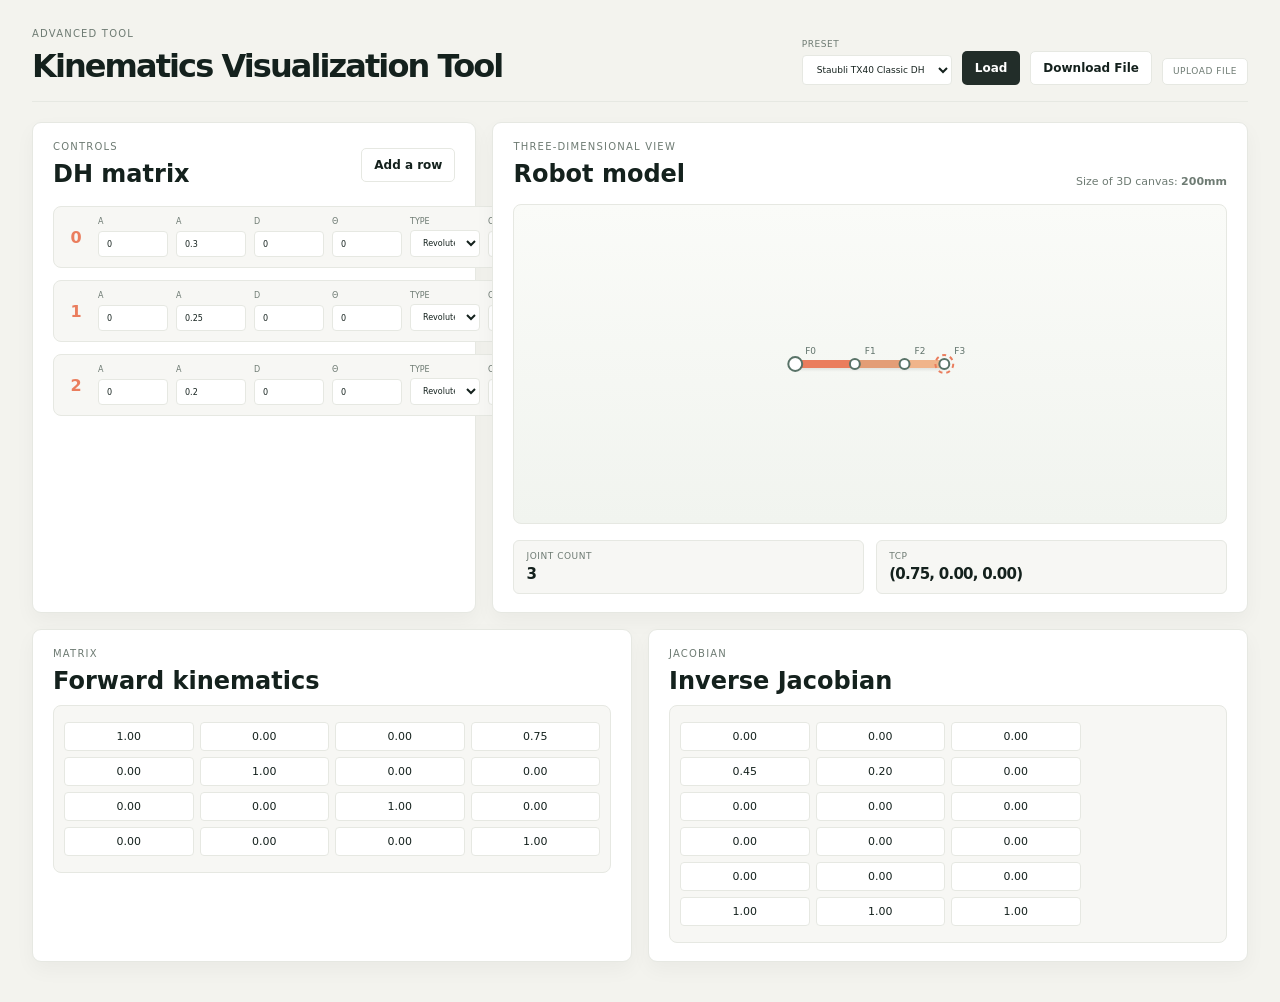
<file: advanced_kinematics/index.html>
<!DOCTYPE html>
<html lang="en">
<head>
  <meta charset="UTF-8" />
  <meta name="viewport" content="width=device-width, initial-scale=1.0" />
  <title>Kinematics Visualizer - Advanced</title>
  <link rel="stylesheet" href="style.css" />
</head>
<body>
  <div class="app-shell">
    <header class="topbar">
      <div>
        <p class="eyebrow">ADVANCED TOOL</p>
        <h1>Kinematics Visualization Tool</h1>
      </div>
      <div class="header-actions">
        <label class="preset-wrap">PRESET
          <select id="preset-select">
            <option value="staubli">Staubli TX40 Classic DH</option>
            <option value="scara">SCARA 3DOF</option>
            <option value="custom">Custom</option>
          </select>
        </label>
        <button id="load-preset" class="primary">Load</button>
        <button id="download-json" class="secondary">Download File</button>
        <label class="file-picker">
          Upload File
          <input id="upload-json" type="file" accept=".json,.txt" />
        </label>
      </div>
    </header>

    <main class="workspace">
      <aside class="panel controls-panel">
        <div class="panel-header">
          <div>
            <p class="eyebrow">CONTROLS</p>
            <h2>DH matrix</h2>
          </div>
          <button id="add-row" class="secondary">Add a row</button>
        </div>

        <div id="dh-table" class="dh-table" aria-live="polite"></div>
      </aside>

      <section class="panel visual-panel">
        <div class="visual-header">
          <div>
            <p class="eyebrow">THREE-DIMENSIONAL VIEW</p>
            <h2>Robot model</h2>
          </div>
          <div class="metrics">
            <span>Size of 3D canvas: <strong>200mm</strong></span>
          </div>
        </div>

        <svg id="robot-svg" viewBox="0 0 520 320" aria-label="Robot kinematic visualization">
          <g id="robot-drawing"></g>
        </svg>

        <div class="info-strip">
          <div><span>Joint count</span><strong id="joint-count">0</strong></div>
          <div><span>TCP</span><strong id="tcp-output">(0.00, 0.00, 0.00)</strong></div>
        </div>
      </section>
    </main>

    <section class="lower-grid">
      <div class="panel matrix-panel">
        <div class="panel-header compact">
          <div>
            <p class="eyebrow">MATRIX</p>
            <h2>Forward kinematics</h2>
          </div>
        </div>
        <div id="forward-kinematics" class="matrix-block"></div>
      </div>

      <div class="panel matrix-panel">
        <div class="panel-header compact">
          <div>
            <p class="eyebrow">JACOBIAN</p>
            <h2>Inverse Jacobian</h2>
          </div>
        </div>
        <div id="jacobian-output" class="matrix-block"></div>
      </div>
    </section>
  </div>

  <script src="app.js"></script>
</body>
</html>
</file>
<file: advanced_kinematics/style.css>
:root {
  --bg: #f3f3ee;
  --panel: #ffffff;
  --panel-alt: #f7f7f4;
  --line: #e6e8e2;
  --ink: #14211d;
  --muted: #6e7b73;
  --orange: #ea7d5d;
  --dark: #222d29;
  --green: #7ca07f;
  --shadow: rgba(0, 0, 0, 0.04);
}

* { box-sizing: border-box; }
html, body { margin: 0; } 
body {
  font-family: system-ui, -apple-system, BlinkMacSystemFont, "Segoe UI", sans-serif;
  background: var(--bg);
  color: var(--ink);
}
button, input, select { font: inherit; }
button { cursor: pointer; }
.app-shell {
  max-width: 1320px;
  margin: 0 auto;
  padding: 28px 32px 40px;
}
.topbar {
  display: flex;
  align-items: flex-end;
  justify-content: space-between;
  gap: 20px;
  padding-bottom: 16px;
  border-bottom: 1px solid var(--line);
}
.eyebrow {
  margin: 0 0 8px;
  font-size: 10px;
  letter-spacing: 0.12em;
  text-transform: uppercase;
  color: var(--muted);
}
h1, h2, h3, p { margin: 0; }
h1 {
  font-size: clamp(1.9rem, 2.5vw, 3rem);
  letter-spacing: -0.06em;
}
.header-actions {
  display: flex;
  align-items: end;
  gap: 10px;
  flex-wrap: wrap;
}
.preset-wrap, .file-picker {
  display: grid;
  gap: 6px;
  color: var(--muted);
  font-size: 9px;
  letter-spacing: 0.06em;
  text-transform: uppercase;
}
select, input[type="number"], input[type="text"], input[type="file"] {
  border: 1px solid var(--line);
  background: white;
  color: var(--ink);
  border-radius: 4px;
  padding: 8px 10px;
}
.primary, .secondary {
  border-radius: 5px;
  border: 1px solid transparent;
  padding: 9px 12px;
  font-size: 12px;
  font-weight: 600;
}
.primary {
  background: var(--dark);
  color: white;
}
.secondary {
  background: white;
  border-color: var(--line);
  color: var(--ink);
}
.file-picker {
  position: relative;
  overflow: hidden;
  border: 1px solid var(--line);
  border-radius: 5px;
  padding: 7px 10px 8px;
  background: white;
  cursor: pointer;
}
.file-picker input {
  position: absolute;
  inset: 0;
  opacity: 0;
  cursor: pointer;
}
.workspace {
  display: grid;
  grid-template-columns: minmax(360px, 1fr) 1.7fr;
  gap: 16px;
  margin-top: 20px;
}
.panel {
  background: var(--panel);
  border: 1px solid var(--line);
  border-radius: 9px;
  box-shadow: 0 8px 20px var(--shadow);
}
.controls-panel, .visual-panel, .matrix-panel {
  padding: 18px 20px;
}
.panel-header {
  display: flex;
  align-items: center;
  justify-content: space-between;
  gap: 12px;
}
.compact { margin-bottom: 10px; }
.dh-table {
  margin-top: 18px;
  display: grid;
  gap: 12px;
}
.dh-row {
  display: grid;
  grid-template-columns: 28px repeat(8, minmax(70px, 1fr)) 34px;
  gap: 8px;
  align-items: stretch;
  padding: 10px 8px;
  border: 1px solid var(--line);
  border-radius: 8px;
  background: var(--panel-alt);
}
.dh-row label {
  display: grid;
  gap: 4px;
  font-size: 8px;
  text-transform: uppercase;
  color: var(--muted);
}
.dh-row input, .dh-row select {
  width: 100%;
  min-width: 0;
  padding: 7px 8px;
  border-radius: 4px;
  border: 1px solid var(--line);
  background: white;
}
.row-index {
  display: flex;
  align-items: center;
  justify-content: center;
  color: var(--orange);
  font-weight: 700;
}
.delete-row {
  align-self: center;
  border: 0;
  background: transparent;
  color: #b3614f;
  font-size: 22px;
  line-height: 1;
}
.visual-panel {
  display: grid;
  gap: 16px;
}
.visual-header {
  display: flex;
  justify-content: space-between;
  align-items: flex-end;
  gap: 16px;
}
.metrics {
  color: var(--muted);
  font-size: 11px;
}
#robot-svg {
  width: 100%;
  height: 320px;
  border: 1px solid var(--line);
  background: linear-gradient(180deg, #fafbf8 0%, #f1f4ef 100%);
  border-radius: 8px;
}
.arm-link {
  stroke: var(--link-color, var(--orange));
  stroke-width: 8;
  stroke-linecap: round;
  filter: drop-shadow(0 2px 1px rgba(0,0,0,0.08));
}
.frame-mark circle {
  fill: white;
  stroke: #587267;
  stroke-width: 2;
}
.frame-mark text {
  fill: #60726b;
  font-size: 9px;
}
.tcp-mark {
  fill: none;
  stroke: var(--orange);
  stroke-width: 2;
  stroke-dasharray: 4 4;
}
.info-strip {
  display: grid;
  grid-template-columns: repeat(2, minmax(0,1fr));
  gap: 12px;
}
.info-strip > div {
  background: var(--panel-alt);
  border: 1px solid var(--line);
  border-radius: 6px;
  padding: 10px 12px;
  display: grid;
  gap: 4px;
}
.info-strip span {
  color: var(--muted);
  font-size: 9px;
  letter-spacing: 0.06em;
  text-transform: uppercase;
}
.info-strip strong {
  font-size: 15px;
  letter-spacing: -0.05em;
}
.lower-grid {
  display: grid;
  grid-template-columns: repeat(2, minmax(0, 1fr));
  gap: 16px;
  margin-top: 16px;
}
.matrix-block {
  min-height: 160px;
  display: grid;
  place-items: center;
  padding: 16px 10px;
  background: var(--panel-alt);
  border: 1px solid var(--line);
  border-radius: 8px;
  overflow: auto;
}
.matrix-grid {
  display: grid;
  gap: 6px;
  width: 100%;
}
.matrix-row {
  display: grid;
  grid-template-columns: repeat(4, minmax(50px, 1fr));
  gap: 6px;
}
.matrix-row span {
  display: block;
  padding: 7px 6px;
  text-align: center;
  border-radius: 4px;
  background: white;
  border: 1px solid var(--line);
  color: var(--ink);
  font-size: 11px;
}
@media (max-width: 1000px) {
  .workspace, .lower-grid { grid-template-columns: 1fr; }
  .topbar { align-items: flex-start; flex-direction: column; }
}
@media (max-width: 640px) {
  .app-shell { padding: 18px 14px 30px; }
  .dh-row { grid-template-columns: repeat(2, minmax(0, 1fr)); }
  .row-index { justify-content: flex-start; }
  .delete-row { justify-self: end; }
}
</file>
